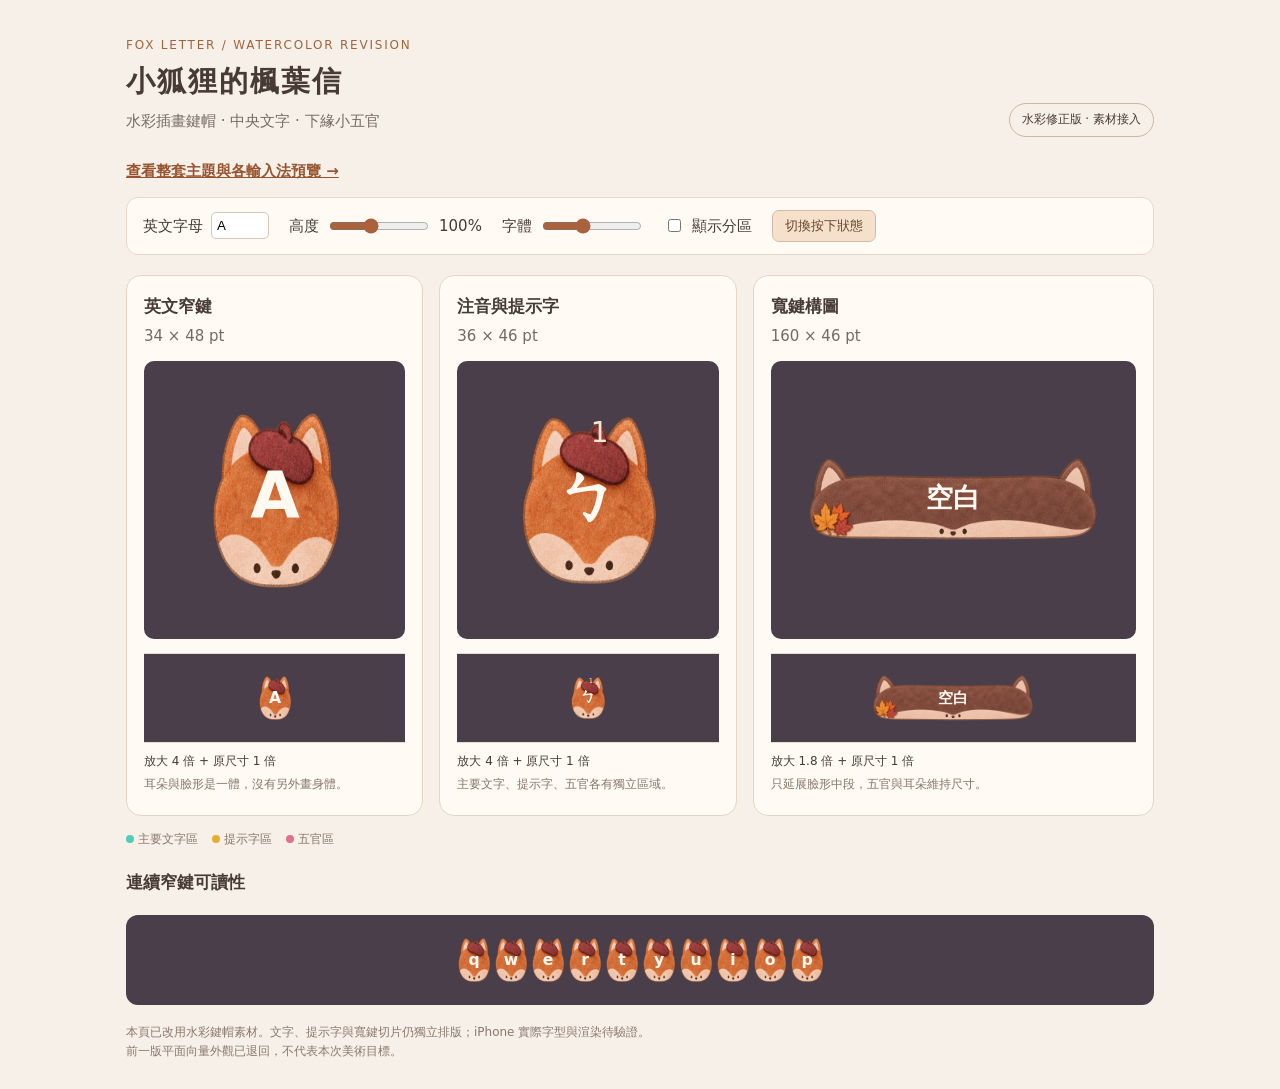
<file: docs/previews/fox-letter/index.html>
<!doctype html>
<html lang="zh-Hant"><meta charset="utf-8"><meta name="viewport" content="width=device-width,initial-scale=1">
<title>小狐狸的楓葉信 · 水彩修正版</title>
<style>
*{box-sizing:border-box}body{margin:0;background:#f7f0e8;color:#483b36;font:15px/1.6 system-ui,"Microsoft JhengHei","PingFang TC",sans-serif}main{max-width:1100px;margin:auto;padding:36px 36px 28px}header{display:flex;align-items:end;justify-content:space-between;gap:20px;margin-bottom:22px}h1{font-size:29px;margin:3px 0 0;letter-spacing:.07em}h2{font-size:17px;margin:0 0 4px}p{margin:4px 0;color:#766b63}.eyebrow{font-size:12px;letter-spacing:.15em;color:#9f653f}.badge{border:1px solid #cbb7a3;padding:6px 12px;border-radius:20px;font-size:12px;white-space:nowrap}.controls{display:flex;gap:20px;align-items:center;flex-wrap:wrap;background:#fffaf4;border:1px solid #e6d8c8;padding:12px 16px;border-radius:12px;margin-bottom:20px}label{display:flex;align-items:center;gap:8px}input{accent-color:#aa623c}input[type=range]{width:100px}input[type=text]{width:58px;padding:5px;border:1px solid #d9c6b5;border-radius:5px;background:white}button{border:1px solid #d5bba5;background:#f5e0cb;color:#65452f;padding:6px 12px;border-radius:7px;cursor:pointer}.cards{display:grid;grid-template-columns:1fr 1fr 1.35fr;gap:16px}.card{background:#fffaf4;border:1px solid #e5d5c4;border-radius:15px;padding:17px;min-width:0}.stage{height:278px;border-radius:10px;background:#493e49;margin:13px 0 14px;display:flex;align-items:center;justify-content:center;overflow:hidden}.actual{height:90px;display:flex;gap:13px;align-items:center;justify-content:center;border-top:1px solid #e9dccc;border-bottom:1px solid #e9dccc;background:#eee3d7}.actual.dark{background:#493e49}.caption{font-size:12px;margin-top:9px}.note{font-size:12px;color:#87766a}.strip{background:#493e49;border-radius:12px;margin-top:18px;padding:15px;display:flex;align-items:center;justify-content:center;gap:3px;min-height:90px}.strip svg{flex:none}footer{margin-top:18px;font-size:12px;color:#89796e}.zone{pointer-events:none;fill:#50cdb828;stroke:#50cdb8;stroke-width:.35}.hint-zone{fill:#e4af3028;stroke:#e4af30}.face-zone{fill:#e0709020;stroke:#e07090}.zones-off .zone{display:none}.legend span{margin-right:14px}.dot{display:inline-block;width:8px;height:8px;border-radius:50%;margin-right:4px}.dim .art{opacity:.82}svg{display:block;overflow:visible}.small-label{font-size:11px;text-align:center;min-height:20px}@media(max-width:760px){main{padding:22px 16px}.cards{grid-template-columns:1fr}.stage{height:230px}.strip{overflow:auto;justify-content:flex-start}header{align-items:start}h1{font-size:23px}}
</style>
<main class="zones-off" id="preview">
<header><div><div class="eyebrow">FOX LETTER / WATERCOLOR REVISION</div><h1>小狐狸的楓葉信</h1><p>水彩插畫鍵帽 · 中央文字 · 下緣小五官</p></div><div class="badge">水彩修正版 · 素材接入</div></header>
<p style="margin-bottom:14px"><a href="theme.html" style="color:#98542f;font-weight:600">查看整套主題與各輸入法預覽 →</a></p>
<div class="controls"><label>英文字母 <input id="letter" type="text" value="A" maxlength="3"></label><label>高度 <input id="height" type="range" min="0.8" max="1.3" step="0.05" value="1"><output id="heightValue">100%</output></label><label>字體 <input id="font" type="range" min="0.8" max="1.3" step="0.05" value="1"></label><label><input id="zones" type="checkbox">顯示分區</label><button id="press">切換按下狀態</button></div>
<section class="cards">
<article class="card"><h2>英文窄鍵</h2><p>34 × 48 pt</p><div class="stage" id="large-en"></div><div class="actual dark" id="actual-en"></div><div class="caption">放大 4 倍 + 原尺寸 1 倍</div><p class="note">耳朵與臉形是一體，沒有另外畫身體。</p></article>
<article class="card"><h2>注音與提示字</h2><p>36 × 46 pt</p><div class="stage" id="large-zh"></div><div class="actual dark" id="actual-zh"></div><div class="caption">放大 4 倍 + 原尺寸 1 倍</div><p class="note">主要文字、提示字、五官各有獨立區域。</p></article>
<article class="card"><h2>寬鍵構圖</h2><p>160 × 46 pt</p><div class="stage" id="large-wide"></div><div class="actual dark" id="actual-wide"></div><div class="caption">放大 1.8 倍 + 原尺寸 1 倍</div><p class="note">只延展臉形中段，五官與耳朵維持尺寸。</p></article>
</section>
<p class="note legend" style="margin-top:14px"><span><i class="dot" style="background:#50cdb8"></i>主要文字區</span><span><i class="dot" style="background:#e4af30"></i>提示字區</span><span><i class="dot" style="background:#e07090"></i>五官區</span></p>
<h2 style="margin-top:20px">連續窄鍵可讀性</h2><div class="strip" id="strip"></div>
<footer>本頁已改用水彩鍵帽素材。文字、提示字與寬鍵切片仍獨立排版；iPhone 實際字型與渲染待驗證。<br>前一版平面向量外觀已退回，不代表本次美術目標。</footer>
</main>
<script>
'use strict';
const {source,layers}={"source":{"id":"fox-letter-prototype","title":"小狐狸的楓葉信","revision":"A02-watercolor","endCapAspect":0.85,"labelRect":[14,26,72,44],"hintRect":[34,0,32,20],"faceWidthFraction":0.58,"faceHeightLimit":0.5,"faceAspect":0.45,"faceBottomInset":0.05,"textColor":"#FFFAF1","hintColor":"#F8E6CE","themeColors":{"backgroundTop":"#51424D","backgroundBottom":"#392F3D","key":"#6C5050","keyText":"#FFF5E4","specialKey":"#59434A","specialText":"#FFF5E4","accent":"#E9AE78","accentText":"#3F2C27","shadow":"#271D27"},"variants":[{"name":"楓葉橘","fur":"#A95B30","cheek":"#F7DEC0","text":"#FFF9EF","accessory":"leaf"},{"name":"奶油米","fur":"#DCBC8E","cheek":"#FAE8CF","text":"#543B2F","accessory":"beret"},{"name":"栗子棕","fur":"#71514C","cheek":"#DDBA9D","text":"#FFF9EF","accessory":"scarf"},{"name":"楓紅","fur":"#A85747","cheek":"#E8B99B","text":"#FFF9EF","accessory":"letter"},{"name":"霧橄欖","fur":"#737344","cheek":"#E7D3AE","text":"#FFF9EF","accessory":"leaf"}],"accessories":{"leaf":[{"name":"leaf","space":"head","fill":"#E3A04F","stroke":"#975634","strokeWidth":0.35,"path":"M80 25 L68 22 L73 17 L67 11 L77 12 L78 3 L84 9 L90 4 L91 13 L98 12 L94 20 L99 24 L87 26 L86 31 L82 30 Z"},{"name":"leaf-vein","space":"head","fill":"#B76A39","path":"M80 9 L83 20 L87 29 L85 30 L81 21 L75 16 L77 15 L81 18 L79 10 Z"}],"beret":[{"name":"beret","space":"head","fill":"#8B4F42","stroke":"#683F37","strokeWidth":0.4,"path":"M4 19 C0 12 8 5 20 5 C32 1 43 5 43 13 Q46 18 40 23 Q22 24 4 19 Z M24 6 L23 1 Q26 -1 29 1 L28 6 Z"},{"name":"beret-band","space":"head","fill":"#6B413A","path":"M5 18 Q23 22 42 18 L40 23 Q22 25 5 21 Z"}],"letter":[{"name":"envelope","space":"head","fill":"#FFF0D9","stroke":"#805543","strokeWidth":0.4,"path":"M67 6 L97 9 L95 29 L65 26 Z"},{"name":"envelope-fold","space":"head","fill":"#D4AF89","path":"M67 7 L81 18 L97 10 L96 12 L81 20 L66 9 Z M65 25 L76 18 L77 20 L67 27 Z M85 20 L95 27 L95 29 L83 21 Z"},{"name":"envelope-seal","space":"head","fill":"#B95F44","path":"M81 16 C76 11 73 17 78 20 L82 24 L86 21 C91 17 86 12 82 16 Z"}],"scarf":[{"name":"scarf","space":"head","fill":"#B69454","stroke":"#795D40","strokeWidth":0.3,"path":"M1 80 Q12 85 25 84 L25 95 Q12 97 2 91 Z M19 88 L29 88 L32 100 L23 100 Z"},{"name":"scarf-checks","space":"head","fill":"#687748","path":"M7 83 L11 84 L11 94 L7 93 Z M17 84 L21 84 L21 95 L17 95 Z M25 90 L29 90 L31 100 L27 100 Z M2 87 L25 89 L25 92 L2 90 Z"}]},"layers":[{"name":"outline","space":"head","fill":"#C87843","stroke":"#825138","strokeWidth":0.65,"path":"M5 34 C5 23 8 9 12 3 Q13 0 17 4 L32 20 Q50 15 68 20 L83 4 Q87 0 89 4 C94 14 96 26 95 37 C101 55 99 75 91 89 C83 98 67 99 50 99 C29 99 14 97 7 87 C0 74 0 53 5 34 Z"},{"name":"inner-ears","space":"head","fill":"#F6D9B5","path":"M11 29 Q12 16 15 10 L27 24 Q18 24 11 29 Z M73 24 L85 10 Q89 18 90 31 Q83 26 73 24 Z"},{"name":"cheeks","space":"head","fill":"#F6E2C6","path":"M3 69 C15 68 31 79 50 84 C69 79 85 68 97 69 C97 83 88 93 74 96 C59 100 39 100 25 96 C10 93 3 83 3 69 Z"},{"name":"expression","space":"face","fill":"#56382C","path":"E18 32 6 13.333333 E82 32 6 13.333333 M43 57 Q50 52 57 57 Q59 60 56 65 L51 72 Q50 73 49 72 L44 65 Q41 61 43 57 Z"}]},"layers":[{"name":"outline","space":"head","fill":"#C87843","stroke":"#825138","strokeWidth":0.65,"path":"M5 34 C5 23 8 9 12 3 Q13 0 17 4 L32 20 Q50 15 68 20 L83 4 Q87 0 89 4 C94 14 96 26 95 37 C101 55 99 75 91 89 C83 98 67 99 50 99 C29 99 14 97 7 87 C0 74 0 53 5 34 Z","ops":[0,5,34,2,5,23,8,9,12,3,3,13,0,17,4,1,32,20,3,50,15,68,20,1,83,4,3,87,0,89,4,2,94,14,96,26,95,37,2,101,55,99,75,91,89,2,83,98,67,99,50,99,2,29,99,14,97,7,87,2,0,74,0,53,5,34,4]},{"name":"inner-ears","space":"head","fill":"#F6D9B5","path":"M11 29 Q12 16 15 10 L27 24 Q18 24 11 29 Z M73 24 L85 10 Q89 18 90 31 Q83 26 73 24 Z","ops":[0,11,29,3,12,16,15,10,1,27,24,3,18,24,11,29,4,0,73,24,1,85,10,3,89,18,90,31,3,83,26,73,24,4]},{"name":"cheeks","space":"head","fill":"#F6E2C6","path":"M3 69 C15 68 31 79 50 84 C69 79 85 68 97 69 C97 83 88 93 74 96 C59 100 39 100 25 96 C10 93 3 83 3 69 Z","ops":[0,3,69,2,15,68,31,79,50,84,2,69,79,85,68,97,69,2,97,83,88,93,74,96,2,59,100,39,100,25,96,2,10,93,3,83,3,69,4]},{"name":"expression","space":"face","fill":"#56382C","path":"E18 32 6 13.333333 E82 32 6 13.333333 M43 57 Q50 52 57 57 Q59 60 56 65 L51 72 Q50 73 49 72 L44 65 Q41 61 43 57 Z","ops":[0,24,32,2,24,39.3637965,21.3137085,45.333333,18,45.333333,2,14.6862915,45.333333,12,39.3637965,12,32,2,12,24.6362035,14.6862915,18.666667,18,18.666667,2,21.3137085,18.666667,24,24.6362035,24,32,4,0,88,32,2,88,39.3637965,85.3137085,45.333333,82,45.333333,2,78.6862915,45.333333,76,39.3637965,76,32,2,76,24.6362035,78.6862915,18.666667,82,18.666667,2,85.3137085,18.666667,88,24.6362035,88,32,4,0,43,57,3,50,52,57,57,3,59,60,56,65,1,51,72,3,50,73,49,72,1,44,65,3,41,61,43,57,4]}]};
const atlas={"revision":"watercolor-v2","columns":3,"rows":3,"keycaps":"../../../Keyboard/Resources/FoxLetter/keycaps-watercolor-v2.png","wideKeycaps":"../../../Keyboard/Resources/FoxLetter/wide-keycaps-watercolor-v2.png","backdrop":"../../../Keyboard/Resources/FoxLetter/background-watercolor-v2.png","palettes":[[0,3,6],[1,5],[2,7],[4],[8]],"cuts":[0,0.15,0.425,0.575,0.85,1],"wideCells":[[0.02,0.065,0.96,0.4],[0.02,0.54,0.96,0.4]]},spriteIndex=function spriteIndex(index, action, personalSpaceArt = false) {
  if (action === 'space') return personalSpaceArt ? 3 : 0;
  if (action === 'returnKey') return 7;
  const options = atlas.palettes[Math.max(0, index) % 5];
  return options[Math.floor(Math.max(0, index) / 5) % options.length];
},imageSlices=function imageSlices(frame, sprite, compact = false, wideRow = 0) {
  const cell = { x: (sprite % 3) / 3, y: Math.floor(sprite / 3) / 3,
    width: 1 / 3, height: (compact ? .78 : 1) / 3 };
  const wide = frame.width > frame.height * 1.35;
  if (!wide) return [{ frame, source: cell, url: atlas.keycaps }];
  const [sx, sy, sw, sh] = atlas.wideCells[wideRow];
  const wideCell = { x: sx, y: sy, width: sw, height: sh * (compact ? .78 : 1) };
  const naturalWidth = frame.height * 2.9;
  const stretch = (frame.width - naturalWidth * .45) / 2;
  let x = frame.x;
  return atlas.cuts.slice(0, -1).map((start, i) => {
    const fraction = atlas.cuts[i + 1] - start;
    const width = i === 1 || i === 3 ? stretch : naturalWidth * fraction;
    const result = { frame: { x, y: frame.y, width, height: frame.height },
      source: { x: wideCell.x + wideCell.width * start, y: wideCell.y, width: wideCell.width * fraction, height: wideCell.height },
      url: atlas.wideKeycaps };
    x += width;
    return result;
  });
},watercolorSVG=function watercolorSVG(frame, index, action, compact = false) {
  return imageSlices(frame, spriteIndex(index, action), compact, action === 'space' ? 0 : 1).map(piece => {
    const f = piece.frame, s = piece.source;
    return '<svg class="watercolor-piece" x="' + f.x + '" y="' + f.y + '" width="' + f.width + '" height="' + f.height +
      '" viewBox="' + [s.x, s.y, s.width, s.height].join(' ') + '" preserveAspectRatio="none" overflow="hidden" style="overflow:hidden">' +
      '<image href="' + piece.url + '" x="0" y="0" width="1" height="1" preserveAspectRatio="none"/></svg>';
  }).join('');
};
const geometry=function geometry(width, height) {
  assert(width > 0 && height > 0, '預覽尺寸必須大於零');
  const frame = { x: 2, y: 2, width: width - 4, height: height - 4 };
  assert(frame.width > 0 && frame.height > 0, '按鍵太小');
  const faceWidth = Math.min(frame.width * source.faceWidthFraction, frame.height * source.faceHeightLimit);
  const face = { x: frame.x + (frame.width - faceWidth) / 2,
    y: frame.y + frame.height * (1 - source.faceBottomInset) - faceWidth * source.faceAspect,
    width: faceWidth, height: faceWidth * source.faceAspect };
  const rect = ([x, y, w, h]) => ({ x: frame.x + frame.width * x / 100,
    y: frame.y + frame.height * y / 100, width: frame.width * w / 100, height: frame.height * h / 100 });
  return { frame, face, label: rect(source.labelRect), hint: rect(source.hintRect),
    ends: Math.min(frame.width, frame.height * source.endCapAspect) };
};
const svgPath=function svgPath(ops, rect, ends) {
  const px = x => ends === null ? rect.x + rect.width * x / 100
    : x < 50 ? rect.x + ends * x / 100 : rect.x + rect.width - ends * (100 - x) / 100;
  const pt = k => `${px(ops[k]).toFixed(4)} ${(rect.y + rect.height * ops[k + 1] / 100).toFixed(4)}`;
  let result = '', i = 0;
  while (i < ops.length) {
    switch (ops[i]) {
      case 0: result += `M${pt(i + 1)}`; i += 3; break;
      case 1: result += `L${pt(i + 1)}`; i += 3; break;
      case 2: result += `C${pt(i + 1)} ${pt(i + 3)} ${pt(i + 5)}`; i += 7; break;
      case 3: result += `Q${pt(i + 1)} ${pt(i + 3)}`; i += 5; break;
      case 4: result += 'Z'; i++; break;
      default: throw new Error('無效路徑操作');
    }
  }
  return result;
};
const assert=(condition,message)=>{if(!condition)throw new Error(message)};
const escape=s=>String(s).replace(/[&<>"']/g,c=>({'&':'&amp;','<':'&lt;','>':'&gt;','"':'&quot;',"'":'&#39;'}[c]));
function key(width,height,text,hint,scale,fontScale){
 const g=geometry(width,height);
 const art=watercolorSVG({x:0,y:0,width,height},0,'text');
 const zone=(r,cls)=>'<rect class="zone '+cls+'" x="'+r.x+'" y="'+r.y+'" width="'+r.width+'" height="'+r.height+'"/>';
 const font=Math.min(23*fontScale,g.label.height,g.label.width/Math.max(1,[...text].length)*1.45);
 return '<svg xmlns="http://www.w3.org/2000/svg" aria-label="'+escape(text)+'" width="'+width*scale+'" height="'+height*scale+'" viewBox="0 0 '+width+' '+height+'"><g class="art">'+art+'</g>'+zone(g.label,'')+zone(g.hint,'hint-zone')+zone(g.face,'face-zone')+'<text x="'+(g.label.x+g.label.width/2)+'" y="'+(g.label.y+g.label.height/2)+'" dominant-baseline="central" text-anchor="middle" fill="'+source.textColor+'" font-family="system-ui, sans-serif" font-size="'+font+'" font-weight="750">'+escape(text)+'</text><text x="'+(g.hint.x+g.hint.width)+'" y="'+(g.hint.y+g.hint.height/2)+'" dominant-baseline="central" text-anchor="end" fill="'+source.hintColor+'" font-size="'+Math.min(9*fontScale,g.hint.height)+'">'+escape(hint)+'</text></svg>';
}
function fitText(svg){
 const zones=svg.querySelectorAll('.zone'),texts=svg.querySelectorAll('text');
 texts.forEach((text,i)=>{
  if(!text.textContent)return;
  const zone=zones[i],width=Number(zone.getAttribute('width')),height=Number(zone.getAttribute('height'));
  let box=text.getBBox();
  for(let attempt=0;attempt<8;attempt++){
   box=text.getBBox();
   const fit=Math.min(1,width/Math.max(box.width,0.01),height/Math.max(box.height,0.01));
   if(fit>=.999)break;
   text.setAttribute('font-size',Number(text.getAttribute('font-size'))*fit*.96);
  }
  box=text.getBBox();
  const center=Number(zone.getAttribute('y'))+height/2;
  text.setAttribute('y',Number(text.getAttribute('y'))+center-box.y-box.height/2);
 });
}
function render(){
 const h=Number(document.querySelector('#height').value),f=Number(document.querySelector('#font').value),t=document.querySelector('#letter').value||'A';
 document.querySelector('#heightValue').value=Math.round(h*100)+'%';
 for(const [id,w,base,text,hint,zoom] of [['en',34,48,t,'',4],['zh',36,46,'ㄅ','1',4],['wide',160,46,'空白','',1.8]]){
  document.querySelector('#large-'+id).innerHTML=key(w,base*h,text,hint,zoom,f);
  document.querySelector('#actual-'+id).innerHTML=key(w,base*h,text,hint,1,f);
 }
 document.querySelector('#strip').innerHTML=[...'qwertyuiop'].map(c=>key(34,48*h,c,'',1,f)).join('');
 document.querySelectorAll('svg[aria-label]').forEach(fitText);
 document.querySelector('#preview').classList.toggle('zones-off',!document.querySelector('#zones').checked);
}
for(const id of ['letter','height','font','zones'])document.querySelector('#'+id).addEventListener('input',render);
document.querySelector('#press').addEventListener('click',()=>document.querySelector('#preview').classList.toggle('dim'));
render();
document.fonts.ready.then(render);
</script></html>
</file>
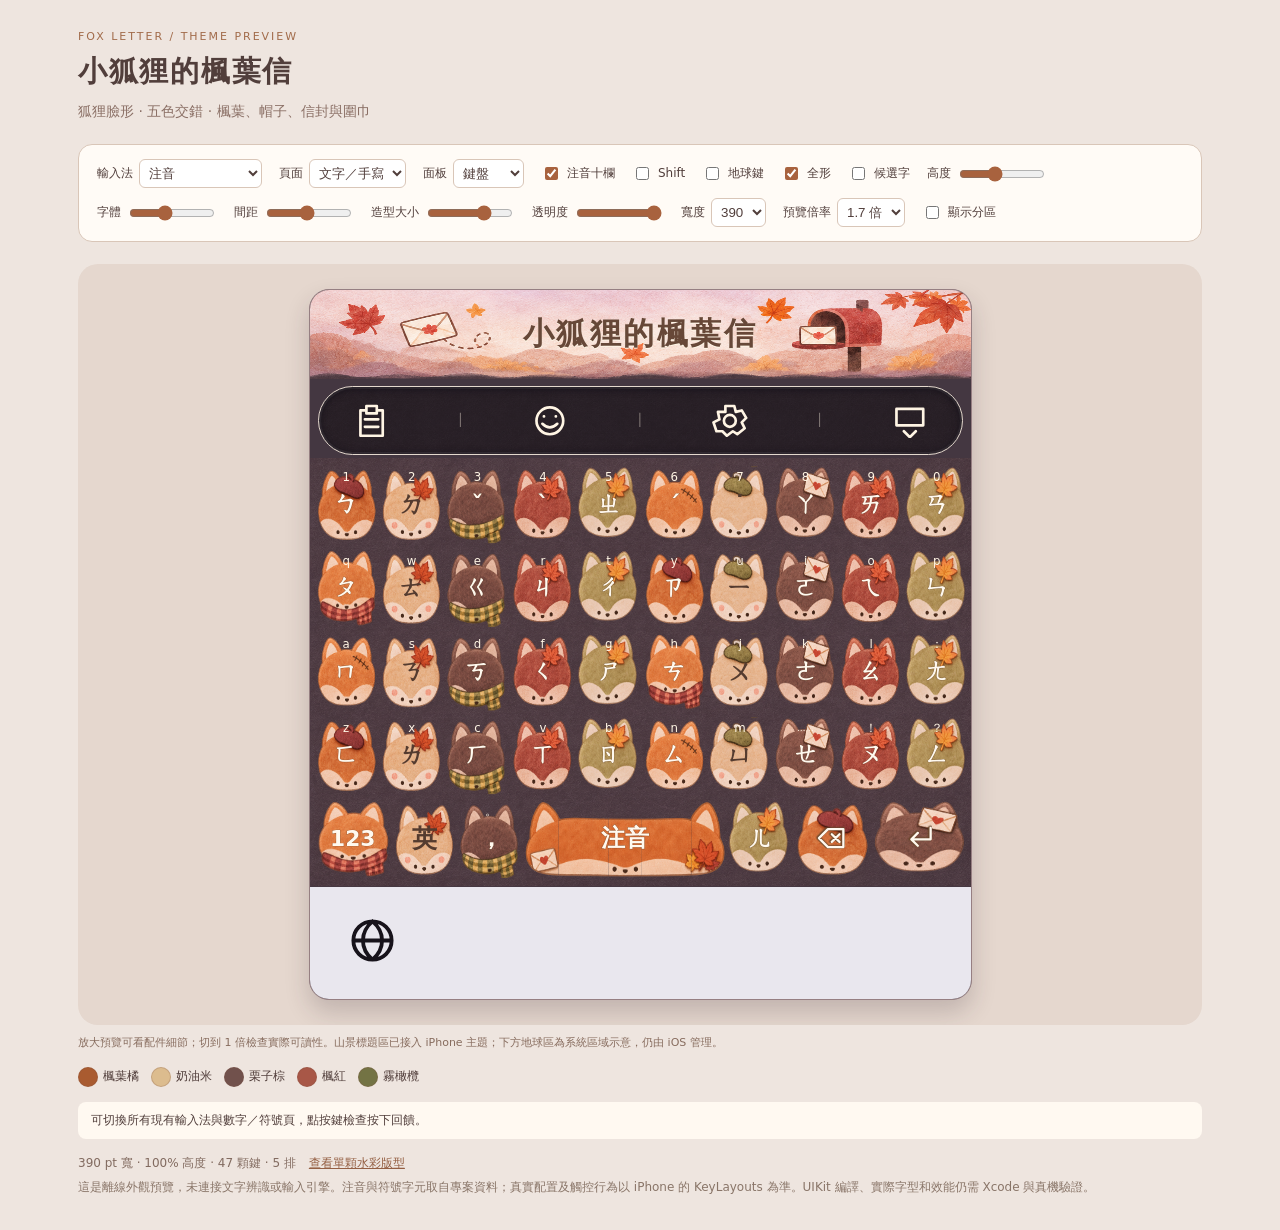
<file: docs/previews/fox-letter/theme.html>
<!doctype html><html lang="zh-Hant"><meta charset="utf-8"><meta name="viewport" content="width=device-width,initial-scale=1"><title>小狐狸的楓葉信 · 輸入法與版面預覽</title>
<style>
*{box-sizing:border-box}body{margin:0;background:#eee5df;color:#513e3b;font:14px/1.6 system-ui,"Microsoft JhengHei","PingFang TC",sans-serif}main{max-width:1180px;margin:auto;padding:28px}h1{font-size:29px;letter-spacing:.06em;margin:2px 0 6px}h2{font-size:15px;margin:0}p{margin:5px 0}.eyebrow{font-size:11px;letter-spacing:.18em;color:#a26c4b}.subtitle{color:#8b7066}.controls{background:#fffbf6;border:1px solid #d9c6b8;padding:14px 18px;border-radius:14px;display:flex;gap:10px 17px;flex-wrap:wrap;margin:22px 0}label{display:flex;align-items:center;gap:6px;font-size:12px}select,input{accent-color:#a8623e}select{border:1px solid #d9c6b8;background:white;border-radius:6px;padding:5px;color:#513e3b}input[type=range]{width:86px}.workspace{background:#e5d7ce;border-radius:20px;padding:25px 14px;overflow:auto;display:flex;justify-content:center}.keyboard{flex:none;background:linear-gradient(#51424d,#392f3d);border:1px solid #8b737b;border-radius:20px;overflow:hidden;box-shadow:0 12px 22px #46303a25}.banner{height:50px;background:#e1c2b8;color:#654738;display:flex;align-items:center;justify-content:center;gap:14px;font-size:15px;font-weight:700;letter-spacing:.09em}.banner span{font-size:20px}.toolbar{background:#362d34;color:#fff5e4;display:flex;align-items:center;justify-content:space-around;border:1px solid #c1a49a;border-radius:18px;margin:7px 8px 3px;height:41px;font-size:18px}.toolbar svg{width:21px;height:21px}.keyboard>svg{display:block}.foot{padding:6px 20px 10px;color:#e1c8b8;border-top:1px solid #81677355;display:flex;align-items:center;gap:12px;font-size:12px}.foot svg{width:20px;height:20px}.art{transition:opacity .08s}.key{cursor:pointer}.key:active .art,.key.pressed .art{opacity:var(--pressed-alpha)!important}.key:active .main-text,.key.pressed .main-text{fill:var(--pressed-ink)}.key:active .icon path,.key.pressed .icon path{stroke:var(--pressed-ink)}.zone{fill:#50cdb826;stroke:#72e3ca;stroke-width:.3;pointer-events:none}.face-zone{fill:#e0709026;stroke:#f1a0bb}.hint-zone{fill:#e4af3030;stroke:#f6cf67}.zones-off .zone{display:none}.meta{display:flex;gap:13px;flex-wrap:wrap;margin-top:15px;font-size:12px;color:#826b60}.swatches{display:flex;gap:12px;flex-wrap:wrap;margin:15px 0}.swatch{display:flex;gap:5px;align-items:center;font-size:12px}.swatch i{width:20px;height:20px;border-radius:50%;border:1px solid #80554340}.status{padding:9px 13px;background:#fff9f1;border-radius:8px;margin:14px 0;font-size:12px}.note{font-size:12px;color:#897568}.panel{background:#46353e;color:#fff5e4;padding:12px;min-height:250px}.panel .item{background:#6c5050;border-radius:10px;margin:8px 0;padding:11px;font-size:12px}.emoji-grid{display:grid;grid-template-columns:repeat(6,1fr);gap:8px;padding:18px 0;font-size:24px;text-align:center}.panel h2{color:#edba8d}.caption{font-size:11px;color:#876c5e;margin-top:9px}.backlink{color:#956044;font-size:12px}.illustration-header{font-size:12px;margin-top:20px}@media(max-width:750px){main{padding:18px 12px}.workspace{justify-content:flex-start}h1{font-size:23px}.controls{padding:10px;gap:10px}.banner{font-size:12px}}
</style><style>.workspace{display:block}.keyboard{margin-inline:auto}
.keyboard{background:#443741;border-color:#967f82;box-shadow:0 12px 25px #30242f33}
.banner{position:relative;isolation:isolate;background:none;color:#674838;font-family:"jf-openhuninn-2.1","Chiron GoRound TC",system-ui,sans-serif;letter-spacing:.08em}.banner .landscape{position:absolute;inset:0;z-index:-1;width:100%;height:100%}.banner .theme-title{font-size:inherit;text-shadow:0 1px #fff8e8;max-width:57%;text-align:center;line-height:1.2}
.toolbar{background:linear-gradient(#151218a8,#151218a8),url('../../../Keyboard/Resources/FoxLetter/background-watercolor-v2.png') center bottom/100% auto;border:1px solid #e4d9ce;border-radius:999px;box-shadow:inset 0 0 0 2px #fff1,inset 0 1px 8px #110d16}.foot{background:#e9e7ee;border:0;color:#17131b}
.toolbar .icon{width:var(--tool-size,21px);height:var(--tool-size,21px)}.foot .icon{width:var(--globe-size,30px);height:var(--globe-size,30px)}
.key .main-text{stroke:var(--normal-outline);stroke-width:.03em;paint-order:stroke fill}.key:active .main-text,.key.pressed .main-text{stroke:var(--pressed-outline)}
.key .icon{--edge:var(--normal-outline);filter:drop-shadow(.45px 0 0 var(--edge)) drop-shadow(-.45px 0 0 var(--edge)) drop-shadow(0 .45px 0 var(--edge)) drop-shadow(0 -.45px 0 var(--edge))}.key:active .icon,.key.pressed .icon{--edge:var(--pressed-outline)}
</style>
<main id="app" class="zones-off"><div class="eyebrow">FOX LETTER / THEME PREVIEW</div><h1>小狐狸的楓葉信</h1><p class="subtitle">狐狸臉形 · 五色交錯 · 楓葉、帽子、信封與圍巾</p>
<div class="controls">
<label>輸入法 <select id="mode"><option value="zhuyin">注音</option><option value="english">英文</option><option value="pinyin">拼音</option><option value="japanese">日文（羅馬字）</option><option value="korean">韓文</option><option value="handwriting">手寫</option></select></label>
<label>頁面 <select id="layer"><option value="letters">文字／手寫</option><option value="numbers">123</option><option value="symbols">#+=</option><option value="numpad">數字盤</option></select></label>
<label>面板 <select id="panel"><option value="keyboard">鍵盤</option><option value="emoji">表情</option><option value="clipboard">剪貼簿</option><option value="settings">設定</option></select></label>
<label><input type="checkbox" id="ten" checked>注音十欄</label><label><input type="checkbox" id="shift">Shift</label><label><input type="checkbox" id="globe">地球鍵</label><label><input type="checkbox" id="full" checked>全形</label><label><input type="checkbox" id="candidates">候選字</label>
<label>高度 <input type="range" id="height" min="0.8" max="1.3" step="0.05" value="1"></label><label>字體 <input type="range" id="font" min="0.8" max="1.3" step="0.05" value="1"></label><label>間距 <input type="range" id="gap" min="0.3" max="1.8" step="0.1" value="1"></label><label>造型大小 <input type="range" id="shape" min="0.8" max="1.3" step="0.05" value="1.15"></label><label>透明度 <input type="range" id="alpha" min="0.35" max="1" step="0.05" value="1"></label>
<label>寬度 <select id="width"><option>320</option><option selected>390</option><option>430</option><option>700</option></select></label><label>預覽倍率 <select id="zoom"><option value="1">1 倍</option><option value="1.7" selected>1.7 倍</option></select></label><label><input type="checkbox" id="zones">顯示分區</label>
</div><div class="workspace"><div class="keyboard" id="keyboard"></div></div><div class="caption">放大預覽可看配件細節；切到 1 倍檢查實際可讀性。山景標題區已接入 iPhone 主題；下方地球區為系統區域示意，仍由 iOS 管理。</div>
<div class="swatches" id="swatches"></div><div class="status" id="status">可切換所有現有輸入法與數字／符號頁，點按鍵檢查按下回饋。</div><div class="meta"><span id="summary"></span><a class="backlink" href="index.html">查看單顆水彩版型</a></div><p class="note">這是離線外觀預覽，未連接文字辨識或輸入引擎。注音與符號字元取自專案資料；真實配置及觸控行為以 iPhone 的 KeyLayouts 為準。UIKit 編譯、實際字型和效能仍需 Xcode 與真機驗證。</p></main>
<script>
'use strict';
const source={"id":"fox-letter-prototype","title":"小狐狸的楓葉信","revision":"A02-watercolor","endCapAspect":0.85,"labelRect":[14,26,72,44],"hintRect":[34,0,32,20],"faceWidthFraction":0.58,"faceHeightLimit":0.5,"faceAspect":0.45,"faceBottomInset":0.05,"textColor":"#FFFAF1","hintColor":"#F8E6CE","themeColors":{"backgroundTop":"#51424D","backgroundBottom":"#392F3D","key":"#6C5050","keyText":"#FFF5E4","specialKey":"#59434A","specialText":"#FFF5E4","accent":"#E9AE78","accentText":"#3F2C27","shadow":"#271D27"},"variants":[{"name":"楓葉橘","fur":"#A95B30","cheek":"#F7DEC0","text":"#FFF9EF","accessory":"leaf"},{"name":"奶油米","fur":"#DCBC8E","cheek":"#FAE8CF","text":"#543B2F","accessory":"beret"},{"name":"栗子棕","fur":"#71514C","cheek":"#DDBA9D","text":"#FFF9EF","accessory":"scarf"},{"name":"楓紅","fur":"#A85747","cheek":"#E8B99B","text":"#FFF9EF","accessory":"letter"},{"name":"霧橄欖","fur":"#737344","cheek":"#E7D3AE","text":"#FFF9EF","accessory":"leaf"}],"accessories":{"leaf":[{"name":"leaf","space":"head","fill":"#E3A04F","stroke":"#975634","strokeWidth":0.35,"path":"M80 25 L68 22 L73 17 L67 11 L77 12 L78 3 L84 9 L90 4 L91 13 L98 12 L94 20 L99 24 L87 26 L86 31 L82 30 Z"},{"name":"leaf-vein","space":"head","fill":"#B76A39","path":"M80 9 L83 20 L87 29 L85 30 L81 21 L75 16 L77 15 L81 18 L79 10 Z"}],"beret":[{"name":"beret","space":"head","fill":"#8B4F42","stroke":"#683F37","strokeWidth":0.4,"path":"M4 19 C0 12 8 5 20 5 C32 1 43 5 43 13 Q46 18 40 23 Q22 24 4 19 Z M24 6 L23 1 Q26 -1 29 1 L28 6 Z"},{"name":"beret-band","space":"head","fill":"#6B413A","path":"M5 18 Q23 22 42 18 L40 23 Q22 25 5 21 Z"}],"letter":[{"name":"envelope","space":"head","fill":"#FFF0D9","stroke":"#805543","strokeWidth":0.4,"path":"M67 6 L97 9 L95 29 L65 26 Z"},{"name":"envelope-fold","space":"head","fill":"#D4AF89","path":"M67 7 L81 18 L97 10 L96 12 L81 20 L66 9 Z M65 25 L76 18 L77 20 L67 27 Z M85 20 L95 27 L95 29 L83 21 Z"},{"name":"envelope-seal","space":"head","fill":"#B95F44","path":"M81 16 C76 11 73 17 78 20 L82 24 L86 21 C91 17 86 12 82 16 Z"}],"scarf":[{"name":"scarf","space":"head","fill":"#B69454","stroke":"#795D40","strokeWidth":0.3,"path":"M1 80 Q12 85 25 84 L25 95 Q12 97 2 91 Z M19 88 L29 88 L32 100 L23 100 Z"},{"name":"scarf-checks","space":"head","fill":"#687748","path":"M7 83 L11 84 L11 94 L7 93 Z M17 84 L21 84 L21 95 L17 95 Z M25 90 L29 90 L31 100 L27 100 Z M2 87 L25 89 L25 92 L2 90 Z"}]},"layers":[{"name":"outline","space":"head","fill":"#C87843","stroke":"#825138","strokeWidth":0.65,"path":"M5 34 C5 23 8 9 12 3 Q13 0 17 4 L32 20 Q50 15 68 20 L83 4 Q87 0 89 4 C94 14 96 26 95 37 C101 55 99 75 91 89 C83 98 67 99 50 99 C29 99 14 97 7 87 C0 74 0 53 5 34 Z"},{"name":"inner-ears","space":"head","fill":"#F6D9B5","path":"M11 29 Q12 16 15 10 L27 24 Q18 24 11 29 Z M73 24 L85 10 Q89 18 90 31 Q83 26 73 24 Z"},{"name":"cheeks","space":"head","fill":"#F6E2C6","path":"M3 69 C15 68 31 79 50 84 C69 79 85 68 97 69 C97 83 88 93 74 96 C59 100 39 100 25 96 C10 93 3 83 3 69 Z"},{"name":"expression","space":"face","fill":"#56382C","path":"E18 32 6 13.333333 E82 32 6 13.333333 M43 57 Q50 52 57 57 Q59 60 56 65 L51 72 Q50 73 49 72 L44 65 Q41 61 43 57 Z"}]},layers=[{"name":"outline","space":"head","fill":"#C87843","stroke":"#825138","strokeWidth":0.65,"path":"M5 34 C5 23 8 9 12 3 Q13 0 17 4 L32 20 Q50 15 68 20 L83 4 Q87 0 89 4 C94 14 96 26 95 37 C101 55 99 75 91 89 C83 98 67 99 50 99 C29 99 14 97 7 87 C0 74 0 53 5 34 Z","ops":[0,5,34,2,5,23,8,9,12,3,3,13,0,17,4,1,32,20,3,50,15,68,20,1,83,4,3,87,0,89,4,2,94,14,96,26,95,37,2,101,55,99,75,91,89,2,83,98,67,99,50,99,2,29,99,14,97,7,87,2,0,74,0,53,5,34,4]},{"name":"inner-ears","space":"head","fill":"#F6D9B5","path":"M11 29 Q12 16 15 10 L27 24 Q18 24 11 29 Z M73 24 L85 10 Q89 18 90 31 Q83 26 73 24 Z","ops":[0,11,29,3,12,16,15,10,1,27,24,3,18,24,11,29,4,0,73,24,1,85,10,3,89,18,90,31,3,83,26,73,24,4]},{"name":"cheeks","space":"head","fill":"#F6E2C6","path":"M3 69 C15 68 31 79 50 84 C69 79 85 68 97 69 C97 83 88 93 74 96 C59 100 39 100 25 96 C10 93 3 83 3 69 Z","ops":[0,3,69,2,15,68,31,79,50,84,2,69,79,85,68,97,69,2,97,83,88,93,74,96,2,59,100,39,100,25,96,2,10,93,3,83,3,69,4]},{"name":"expression","space":"face","fill":"#56382C","path":"E18 32 6 13.333333 E82 32 6 13.333333 M43 57 Q50 52 57 57 Q59 60 56 65 L51 72 Q50 73 49 72 L44 65 Q41 61 43 57 Z","ops":[0,24,32,2,24,39.3637965,21.3137085,45.333333,18,45.333333,2,14.6862915,45.333333,12,39.3637965,12,32,2,12,24.6362035,14.6862915,18.666667,18,18.666667,2,21.3137085,18.666667,24,24.6362035,24,32,4,0,88,32,2,88,39.3637965,85.3137085,45.333333,82,45.333333,2,78.6862915,45.333333,76,39.3637965,76,32,2,76,24.6362035,78.6862915,18.666667,82,18.666667,2,85.3137085,18.666667,88,24.6362035,88,32,4,0,43,57,3,50,52,57,57,3,59,60,56,65,1,51,72,3,50,73,49,72,1,44,65,3,41,61,43,57,4]}],accessories={"leaf":[{"name":"leaf","space":"head","fill":"#E3A04F","stroke":"#975634","strokeWidth":0.35,"path":"M80 25 L68 22 L73 17 L67 11 L77 12 L78 3 L84 9 L90 4 L91 13 L98 12 L94 20 L99 24 L87 26 L86 31 L82 30 Z","ops":[0,80,25,1,68,22,1,73,17,1,67,11,1,77,12,1,78,3,1,84,9,1,90,4,1,91,13,1,98,12,1,94,20,1,99,24,1,87,26,1,86,31,1,82,30,4]},{"name":"leaf-vein","space":"head","fill":"#B76A39","path":"M80 9 L83 20 L87 29 L85 30 L81 21 L75 16 L77 15 L81 18 L79 10 Z","ops":[0,80,9,1,83,20,1,87,29,1,85,30,1,81,21,1,75,16,1,77,15,1,81,18,1,79,10,4]}],"beret":[{"name":"beret","space":"head","fill":"#8B4F42","stroke":"#683F37","strokeWidth":0.4,"path":"M4 19 C0 12 8 5 20 5 C32 1 43 5 43 13 Q46 18 40 23 Q22 24 4 19 Z M24 6 L23 1 Q26 -1 29 1 L28 6 Z","ops":[0,4,19,2,0,12,8,5,20,5,2,32,1,43,5,43,13,3,46,18,40,23,3,22,24,4,19,4,0,24,6,1,23,1,3,26,-1,29,1,1,28,6,4]},{"name":"beret-band","space":"head","fill":"#6B413A","path":"M5 18 Q23 22 42 18 L40 23 Q22 25 5 21 Z","ops":[0,5,18,3,23,22,42,18,1,40,23,3,22,25,5,21,4]}],"letter":[{"name":"envelope","space":"head","fill":"#FFF0D9","stroke":"#805543","strokeWidth":0.4,"path":"M67 6 L97 9 L95 29 L65 26 Z","ops":[0,67,6,1,97,9,1,95,29,1,65,26,4]},{"name":"envelope-fold","space":"head","fill":"#D4AF89","path":"M67 7 L81 18 L97 10 L96 12 L81 20 L66 9 Z M65 25 L76 18 L77 20 L67 27 Z M85 20 L95 27 L95 29 L83 21 Z","ops":[0,67,7,1,81,18,1,97,10,1,96,12,1,81,20,1,66,9,4,0,65,25,1,76,18,1,77,20,1,67,27,4,0,85,20,1,95,27,1,95,29,1,83,21,4]},{"name":"envelope-seal","space":"head","fill":"#B95F44","path":"M81 16 C76 11 73 17 78 20 L82 24 L86 21 C91 17 86 12 82 16 Z","ops":[0,81,16,2,76,11,73,17,78,20,1,82,24,1,86,21,2,91,17,86,12,82,16,4]}],"scarf":[{"name":"scarf","space":"head","fill":"#B69454","stroke":"#795D40","strokeWidth":0.3,"path":"M1 80 Q12 85 25 84 L25 95 Q12 97 2 91 Z M19 88 L29 88 L32 100 L23 100 Z","ops":[0,1,80,3,12,85,25,84,1,25,95,3,12,97,2,91,4,0,19,88,1,29,88,1,32,100,1,23,100,4]},{"name":"scarf-checks","space":"head","fill":"#687748","path":"M7 83 L11 84 L11 94 L7 93 Z M17 84 L21 84 L21 95 L17 95 Z M25 90 L29 90 L31 100 L27 100 Z M2 87 L25 89 L25 92 L2 90 Z","ops":[0,7,83,1,11,84,1,11,94,1,7,93,4,0,17,84,1,21,84,1,21,95,1,17,95,4,0,25,90,1,29,90,1,31,100,1,27,100,4,0,2,87,1,25,89,1,25,92,1,2,90,4]}]},data={"rows":["ㄅㄉˇˋㄓˊ˙ㄚㄞㄢㄦ","ㄆㄊㄍㄐㄔㄗㄧㄛㄟㄣ","ㄇㄋㄎㄑㄕㄘㄨㄜㄠㄤ","ㄈㄌㄏㄒㄖㄙㄩㄝㄡㄥ"],"symbols":{"zhuyinSymbolRow1":"`*_~|#\\^+=","zhuyinSymbolRow2":"{[]<>%}～—…","zhuyinNumberRow2":"-/：；（）$@「」","zhuyinNumberRow3":"。，、？！.","zhuyinNumberRow2Half":"-/:;()$@「」","zhuyinNumberRow3Half":"。，、?!.","zhuyinNumberExtra":"+×÷=%&*#_~","englishNumberExtra":"+×÷=%_<>#*","englishSymbolRow1":"[]{}#%^*+=","englishSymbolRow2":"_\\|~<>€£¥`"}};
const atlas={"revision":"watercolor-v2","columns":3,"rows":3,"keycaps":"../../../Keyboard/Resources/FoxLetter/keycaps-watercolor-v2.png","wideKeycaps":"../../../Keyboard/Resources/FoxLetter/wide-keycaps-watercolor-v2.png","backdrop":"../../../Keyboard/Resources/FoxLetter/background-watercolor-v2.png","palettes":[[0,3,6],[1,5],[2,7],[4],[8]],"cuts":[0,0.15,0.425,0.575,0.85,1],"wideCells":[[0.02,0.065,0.96,0.4],[0.02,0.54,0.96,0.4]]},spriteIndex=function spriteIndex(index, action, personalSpaceArt = false) {
  if (action === 'space') return personalSpaceArt ? 3 : 0;
  if (action === 'returnKey') return 7;
  const options = atlas.palettes[Math.max(0, index) % 5];
  return options[Math.floor(Math.max(0, index) / 5) % options.length];
},imageSlices=function imageSlices(frame, sprite, compact = false, wideRow = 0) {
  const cell = { x: (sprite % 3) / 3, y: Math.floor(sprite / 3) / 3,
    width: 1 / 3, height: (compact ? .78 : 1) / 3 };
  const wide = frame.width > frame.height * 1.35;
  if (!wide) return [{ frame, source: cell, url: atlas.keycaps }];
  const [sx, sy, sw, sh] = atlas.wideCells[wideRow];
  const wideCell = { x: sx, y: sy, width: sw, height: sh * (compact ? .78 : 1) };
  const naturalWidth = frame.height * 2.9;
  const stretch = (frame.width - naturalWidth * .45) / 2;
  let x = frame.x;
  return atlas.cuts.slice(0, -1).map((start, i) => {
    const fraction = atlas.cuts[i + 1] - start;
    const width = i === 1 || i === 3 ? stretch : naturalWidth * fraction;
    const result = { frame: { x, y: frame.y, width, height: frame.height },
      source: { x: wideCell.x + wideCell.width * start, y: wideCell.y, width: wideCell.width * fraction, height: wideCell.height },
      url: atlas.wideKeycaps };
    x += width;
    return result;
  });
},watercolorSVG=function watercolorSVG(frame, index, action, compact = false) {
  return imageSlices(frame, spriteIndex(index, action), compact, action === 'space' ? 0 : 1).map(piece => {
    const f = piece.frame, s = piece.source;
    return '<svg class="watercolor-piece" x="' + f.x + '" y="' + f.y + '" width="' + f.width + '" height="' + f.height +
      '" viewBox="' + [s.x, s.y, s.width, s.height].join(' ') + '" preserveAspectRatio="none" overflow="hidden" style="overflow:hidden">' +
      '<image href="' + piece.url + '" x="0" y="0" width="1" height="1" preserveAspectRatio="none"/></svg>';
  }).join('');
};
const layout=function layout(c, data) {
  const names = {zhuyin:'注音',english:'English',pinyin:'拼音',japanese:'日本語',korean:'한국어',handwriting:'手寫'};
  const key=(text,w=1,role='normal',action='text',hint='',symbol=false)=>({text,w,role,action,hint,symbol});
  const chars=(text,w=1)=>[...text].map(ch=>key(ch,w));
  const icon=(name,w=1,action=name,role='special')=>key(name,w,role,action,'',true);
  const back=(w=1.4)=>icon('backspace',w);
  const enter=(w=2)=>icon('return',w,'returnKey','accent');
  const shift=()=>icon(c.shift?'shift.fill':'shift',1.4,'shift');
  const bottom=columns=>{
    const k=columns/10;
    const title=c.layer==='letters'?(c.mode==='pinyin'?'!#1':'123'):({zhuyin:'ㄅㄆㄇ',english:'ABC',handwriting:'手寫',japanese:'かな',korean:'한글',pinyin:'拼音'}[c.mode]);
    const row=[key(title,1.3*k,'special',c.layer==='letters'?'numbers':'letters')];
    if(c.globe)row.push(icon('globe',1.1*k));
    row.push(key(c.layer==='letters'?'英':'數字',1.1*k,'special',c.layer==='letters'?'nextMode':'numpad'));
    if(c.layer==='letters'&&c.mode==='pinyin')return [...row,key('，',.9*k),key(names[c.mode],0,'normal','space'),key('。',.9*k),key('123',1.1*k,'special','numpad'),enter(1.6*k)];
    if(!c.globe)row.push(icon('smile',1.1*k,'emoji'));
    return [...row,key(names[c.mode],0,'normal','space'),enter(2*k)];
  };
  const s=data.symbols;
  const chinese=c.mode!=='english'&&c.mode!=='korean';
  if(c.layer==='numpad')return {columns:5,rows:[
    [key('-',1,'special'),...chars('123'),back(1)],
    [key('@',1,'special'),...chars('456'),key('.',1,'special')],
    [key(':',1,'special'),...chars('789'),key(',',1,'special')],
    [key('!#1',1,'special','numbers'),key(({zhuyin:'ㄅㄆㄇ',english:'ABC',handwriting:'手寫',japanese:'かな',korean:'한글',pinyin:'拼音'})[c.mode],1,'special','letters'),key('0'),icon('space',1,'space'),enter(1)]
  ]};
  if(c.layer==='numbers')return chinese?{columns:10,rows:[chars('1234567890'),chars(c.full?s.zhuyinNumberRow2:s.zhuyinNumberRow2Half),chars(s.zhuyinNumberExtra),[key('#+=',1.25,'special','symbols'),...chars(c.full?s.zhuyinNumberRow3:s.zhuyinNumberRow3Half,1.05),key(c.full?'全形':'半形',1.1,'special','full'),back(1.35)],bottom(10)]}
    :{columns:10,rows:[chars('1234567890'),chars('-/:;()$&@"'),chars(s.englishNumberExtra),[key('#+=',1.4,'special','symbols'),...chars(".,?!'",1.4),back()],bottom(10)]};
  if(c.layer==='symbols')return chinese?{columns:10,rows:[chars(s.zhuyinSymbolRow1),chars(s.zhuyinSymbolRow2),[key('123',1.25,'special','numbers'),...chars('『』♡☆‧→※',.9),key(c.full?'全形':'半形',1.1,'special','full'),back(1.35)],bottom(10)]}
    :{columns:10,rows:[chars(s.englishSymbolRow1),chars(s.englishSymbolRow2),[key('123',1.4,'special','numbers'),...chars(".,?!'",1.4),back()],bottom(10)]};
  if(c.mode==='handwriting')return {columns:1,handwriting:true,rows:[[back(1)],[key('重寫',1,'special','clearCanvas')],[key('123',1,'special','numbers')],[key('空白',1,'normal','space')],[key('英',1,'special','nextMode')],[enter(1)]]};
  if(c.mode==='zhuyin'){
    if(!c.ten)return {columns:11,rows:[...data.rows.map((row,i)=>i===3?[...chars(row),back(1)]:chars(row)),bottom(11)]};
    const hints=[...'1234567890',...'qwertyuiop',...'asdfghjkl','：',...'zxcvbnm','……','！','？'];
    let h=0;const rows=data.rows.map(row=>[...row].filter(x=>x!=='ㄦ').map(ch=>key(ch,1,'normal','text',hints[h++])));
    const last=[key('123',1.2,'special','numbers')];
    if(c.globe)last.push(icon('globe',1));
    last.push(key('英',1,'special','nextMode'),key('，',1,'normal','text','。'),key('注音',0,'normal','space'),key('ㄦ'),back(1.2),enter(1.5));
    return {columns:10,rows:[...rows,last]};
  }
  if(c.mode==='korean')return {columns:10,rows:[chars(c.shift?'ㅃㅉㄸㄲㅆㅛㅕㅑㅒㅖ':'ㅂㅈㄷㄱㅅㅛㅕㅑㅐㅔ'),chars('ㅁㄴㅇㄹㅎㅗㅓㅏㅣ'),[shift(),...chars('ㅋㅌㅊㅍㅠㅜㅡ'),back()],bottom(10)]};
  const latin=text=>chars(c.mode==='english'&&c.shift?text.toUpperCase():text);
  const first=c.mode==='english'?shift():key(c.mode==='japanese'?'ー':"'",1.4,'special');
  const rows=[latin('qwertyuiop'),latin('asdfghjkl'),[first,...latin('zxcvbnm'),back()],bottom(10)];
  if(c.mode==='pinyin')rows.unshift(chars('1234567890'));
  return {columns:10,rows};
},positions=function positions(layout, width, height) {
  const side=layout.handwriting?Math.min(84,width*.22):width;
  const left=layout.handwriting?width-side-2:0;
  const unit=(side-4)/layout.columns,rowHeight=(height-6)/layout.rows.length;
  let index=0;
  return layout.rows.flatMap((row,r)=>{
    const fixed=row.reduce((sum,k)=>sum+Math.max(k.w,0),0),flexCount=row.filter(k=>k.w===0).length;
    const flex=flexCount?Math.max(1,(layout.columns-fixed)/flexCount):0;
    let x=left+2+Math.max(0,layout.columns-fixed-flex*flexCount)*unit/2;
    return row.map(k=>{const item={...k,index:index++,x,y:3+r*rowHeight,width:(k.w||flex)*unit,height:rowHeight};x+=item.width;return item;});
  });
},geometry=function geometry(width, height) {
  assert(width > 0 && height > 0, '預覽尺寸必須大於零');
  const frame = { x: 2, y: 2, width: width - 4, height: height - 4 };
  assert(frame.width > 0 && frame.height > 0, '按鍵太小');
  const faceWidth = Math.min(frame.width * source.faceWidthFraction, frame.height * source.faceHeightLimit);
  const face = { x: frame.x + (frame.width - faceWidth) / 2,
    y: frame.y + frame.height * (1 - source.faceBottomInset) - faceWidth * source.faceAspect,
    width: faceWidth, height: faceWidth * source.faceAspect };
  const rect = ([x, y, w, h]) => ({ x: frame.x + frame.width * x / 100,
    y: frame.y + frame.height * y / 100, width: frame.width * w / 100, height: frame.height * h / 100 });
  return { frame, face, label: rect(source.labelRect), hint: rect(source.hintRect),
    ends: Math.min(frame.width, frame.height * source.endCapAspect) };
},svgPath=function svgPath(ops, rect, ends) {
  const px = x => ends === null ? rect.x + rect.width * x / 100
    : x < 50 ? rect.x + ends * x / 100 : rect.x + rect.width - ends * (100 - x) / 100;
  const pt = k => `${px(ops[k]).toFixed(4)} ${(rect.y + rect.height * ops[k + 1] / 100).toFixed(4)}`;
  let result = '', i = 0;
  while (i < ops.length) {
    switch (ops[i]) {
      case 0: result += `M${pt(i + 1)}`; i += 3; break;
      case 1: result += `L${pt(i + 1)}`; i += 3; break;
      case 2: result += `C${pt(i + 1)} ${pt(i + 3)} ${pt(i + 5)}`; i += 7; break;
      case 3: result += `Q${pt(i + 1)} ${pt(i + 3)}`; i += 5; break;
      case 4: result += 'Z'; i++; break;
      default: throw new Error('無效路徑操作');
    }
  }
  return result;
},artGeometry=function artGeometry(width, height, gap, scale, compact) {
  const factor=Math.min(1.12,Math.max(.8,scale/1.15));
  gap=Math.min(1.8,Math.max(.3,gap));
  const w=Math.min(width-1.4,Math.max(5,width-2*gap)*factor),h=Math.min(height-1.4,Math.max(5,height-4*gap)*factor);
  const offset={x:(width-w)/2,y:(height-h)/2};
  const g=geometry(w,h);
  if(compact && h<38){g.face={x:0,y:0,width:0,height:0};g.label={x:g.frame.x+g.frame.width*.16,y:g.frame.y+g.frame.height*.24,width:g.frame.width*.68,height:g.frame.height*.64};}
  return {...g,offset,compact:compact&&h<38};
},legibleInk=function legibleInk(palette, opacity, colors) {
  const rgb=hex=>hex.slice(1).match(/../g).map(x=>parseInt(x,16)/255);
  const lum=values=>values.map(c=>c<=.04045?c/12.92:((c+.055)/1.055)**2.4).reduce((sum,c,i)=>sum+c*[.2126,.7152,.0722][i],0);
  const fur=rgb(palette.fur),alpha=Math.min(1,Math.max(0,opacity));
  const backgrounds=[colors.backgroundTop,colors.backgroundBottom].map(b=>lum(rgb(b).map((c,i)=>fur[i]*alpha+c*(1-alpha))));
  const score=color=>{const l=lum(rgb(color));return Math.min(...backgrounds.map(b=>(Math.max(l,b)+.05)/(Math.min(l,b)+.05)))};
  if(score(palette.text)>=4.5)return {color:palette.text,outline:null};
  const color=[palette.text,'#FFF9EF','#000000'].reduce((best,color)=>score(color)>score(best)?color:best,palette.text);
  return {color,outline:score(color)>=4.5?null:lum(rgb(color))>.5?'#000000':'#FFFFFF'};
},legibleColor=function legibleColor(palette, opacity, colors) { return legibleInk(palette,opacity,colors).color; };
const assert=(x,message)=>{if(!x)throw new Error(message)},escape=s=>String(s).replace(/[&<>"']/g,c=>({'&':'&amp;','<':'&lt;','>':'&gt;','"':'&quot;',"'":'&#39;'}[c]));
const iconPaths={backspace:'M9 5H21V19H9L2 12ZM12 9L18 15M18 9L12 15',return:'M20 4V13H5M10 8L5 13L10 18',shift:'M3 11L12 2L21 11H16V21H8V11Z','shift.fill':'M3 11L12 2L21 11H16V21H8V11Z',globe:'M21 12A9 9 0 1 1 3 12A9 9 0 1 1 21 12M3 12H21M12 3C6 8 6 16 12 21C18 16 18 8 12 3',smile:'M21 12A9 9 0 1 1 3 12A9 9 0 1 1 21 12M8 9H8.1M16 9H16.1M7 14Q12 19 17 14',space:'M3 8V16H21V8',clipboard:'M9 5H5V22H20V5H16M9 2H16V7H9ZM8 11H17M8 16H17',gear:'M9 2H15L16 6L20 5L23 10L20 13L22 17L17 21L14 19L10 22L7 19L3 19L1 13L5 11L4 6L9 6ZM16 12A4 4 0 1 1 8 12A4 4 0 1 1 16 12',dismiss:'M3 4H21V15H3ZM8 19L12 23L16 19'};
function icon(name,x,y,w,h,color){const d=iconPaths[name]||iconPaths.smile;return '<svg class="icon" x="'+x+'" y="'+y+'" width="'+w+'" height="'+h+'" viewBox="0 0 24 24"><path d="'+d+'" fill="none" stroke="'+color+'" stroke-width="1.8" stroke-linecap="round" stroke-linejoin="round"/></svg>'}
function motif(name){return '<svg width="25" height="25" viewBox="65 0 35 33" aria-hidden="true">'+accessories[name].map(l=>'<path d="'+svgPath(l.ops,{x:0,y:0,width:100,height:100},null)+'" fill="'+l.fill+'"'+(l.stroke?' stroke="'+l.stroke+'" stroke-width="1"':'')+'/>').join('')+'</svg>'}
function drawKey(k,c){
 const functional=k.action!=='text';const g=artGeometry(k.width,k.height,c.gap,c.shape,functional);
 const index=k.action==='returnKey'?2:k.action==='space'?0:k.index%source.variants.length,p=source.variants[index];
 const normal=legibleInk(p,c.alpha,source.themeColors),pressed=legibleInk(p,c.alpha*.82,source.themeColors);
 for(const ink of [normal,pressed])if(!ink.outline&&parseInt(ink.color.slice(1,3),16)>200)ink.outline='#68472BA6';
 const ink=normal.color,pressedInk=pressed.color;
 const accessory=k.action==='space'?'letter':k.action==='returnKey'?'leaf':p.accessory;
 const defs=g.compact?layers.slice(0,2):[...layers.slice(0,-1),...(accessories[accessory]||[]),layers[layers.length-1]];
 const parts=watercolorSVG({x:0,y:0,width:g.frame.width+4,height:g.frame.height+4},k.index,k.action,g.compact);
 const zone=(r,cls)=>'<rect class="zone '+cls+'" x="'+r.x+'" y="'+r.y+'" width="'+r.width+'" height="'+r.height+'"/>';
 const r=g.label,hint=g.hint;
 let face=k.symbol?icon(k.text,r.x,r.y,r.width,r.height,ink):'<text class="main-text" x="'+(r.x+r.width/2)+'" y="'+(r.y+r.height/2)+'" dominant-baseline="central" text-anchor="middle" fill="'+ink+'" font-size="'+Math.min(24*c.font,r.height)+'" font-weight="750">'+escape(k.text)+'</text>';
 face+='<text class="hint-text" x="'+(hint.x+hint.width/2)+'" y="'+(hint.y+hint.height/2)+'" dominant-baseline="central" text-anchor="middle" fill="#FFF5E4" font-size="'+Math.min(9*c.font,hint.height)+'">'+escape(k.hint)+'</text>';
 return '<svg class="key" data-label="'+escape(k.text)+'" data-action="'+k.action+'" style="--pressed-alpha:'+c.alpha*.82+';--pressed-ink:'+pressedInk+';--normal-outline:'+(normal.outline||'transparent')+';--pressed-outline:'+(pressed.outline||'transparent')+'" x="'+k.x+'" y="'+k.y+'" width="'+k.width+'" height="'+k.height+'" viewBox="0 0 '+k.width+' '+k.height+'"><g transform="translate('+g.offset.x+' '+g.offset.y+')"><g class="art" opacity="'+c.alpha+'">'+parts+'</g>'+zone(r,'label-zone')+zone(hint,'hint-zone')+zone(g.face,'face-zone')+face+'</g></svg>';
}
function fitText(svg){
 for(const [selector,zoneSelector]of [['.main-text','.label-zone'],['.hint-text','.hint-zone']]){
  const text=svg.querySelector(selector),r=svg.querySelector(zoneSelector);if(!text||!text.textContent)continue;
  const outlined=selector==='.main-text'&&['--normal-outline','--pressed-outline'].some(name=>svg.style.getPropertyValue(name)!=='transparent');
  const edge=outlined?Math.min(.6,Number(r.getAttribute('height'))*.05):0;
  let b=text.getBBox();const w=Number(r.getAttribute('width'))-2*edge,h=Number(r.getAttribute('height'))-2*edge;
  // 小字型的像素對齊並非完全線性，反覆量測，避免提示字卡在整數像素行高。
  for(let i=0;i<8;i++){
   b=text.getBBox();const fit=Math.min(1,w/Math.max(.01,b.width),h/Math.max(.01,b.height));
   if(fit>=.999)break;
   text.setAttribute('font-size',Number(text.getAttribute('font-size'))*fit*.96);
  }
  b=text.getBBox();text.setAttribute('y',Number(text.getAttribute('y'))+Number(r.getAttribute('y'))+edge+h/2-b.y-b.height/2);
  text.setAttribute('x',Number(text.getAttribute('x'))+Number(r.getAttribute('x'))+edge+w/2-b.x-b.width/2);
 }
}
function state(){const c={};for(const id of ['mode','layer','panel'])c[id]=document.querySelector('#'+id).value;for(const id of ['ten','shift','globe','full','candidates','zones'])c[id]=document.querySelector('#'+id).checked;for(const id of ['height','font','gap','shape','alpha','width','zoom'])c[id]=Number(document.querySelector('#'+id).value);return c;}
function render(){
 const c=state(),l=layout(c,data),w=c.width,h=Math.round((l.rows.length>=5?252:216)*c.height);
 const keys=positions(l,w,h);let main='';
 if(c.panel==='keyboard'){
  if(l.handwriting){const cw=w-Math.min(84,w*.22)-10;main+='<rect x="6" y="6" width="'+cw+'" height="'+(h-12)+'" rx="10" fill="#654b4c"/><text x="'+cw/2+'" y="'+h/2+'" fill="#e9c4a9" font-size="16" text-anchor="middle">手寫區</text>';}
  main='<svg class="key-scene" width="'+w*c.zoom+'" height="'+h*c.zoom+'" viewBox="0 0 '+w+' '+h+'"><svg width="'+w+'" height="'+h+'" viewBox="0 .2 1 .8" preserveAspectRatio="none"><image href="'+atlas.backdrop+'" width="1" height="1"/></svg>'+main+keys.map(k=>drawKey(k,c)).join('')+'</svg>';
 }else if(c.panel==='emoji')main='<div class="panel" style="width:'+w*c.zoom+'px"><h2>最近使用 · 表情 · 顏文字</h2><div class="emoji-grid">🦊 🍁 ✉️ 🍂 🐻 🌰 😊 🧡 🌿 🍄 ☺️ ⭐</div><div class="item">(•ᴗ•)　(˶ᵔ ᵕ ᵔ˶)　♡</div></div>';
 else if(c.panel==='clipboard')main='<div class="panel" style="width:'+w*c.zoom+'px"><h2>剪貼簿 · 釘選</h2><div class="item">把秋天寄給你 🍁</div><div class="item">小狐狸的楓葉信</div><div class="item">今天也要好好休息。</div></div>';
 else main='<div class="panel" style="width:'+w*c.zoom+'px"><h2>主題 · 小狐狸的楓葉信 ✓</h2><div class="item">角色造型與插畫質感已搭配好</div><div class="item">原本的造型、質感、照片都會保留</div><div class="item">高度、字體、間距與空白鍵圖片可繼續使用</div></div>';
 const toolbar=c.candidates?'<div>秋天　 楓葉　 寄信　▾</div>':['clipboard','smile','gear','dismiss'].map(name=>icon(name,0,0,22,22,'#fff5e4')).join('<span style="font-size:12px;opacity:.45">│</span>');
 const keyboard=document.querySelector('#keyboard');keyboard.style.width=w*c.zoom+'px';
 keyboard.innerHTML='<div class="banner" style="height:'+52*c.zoom+'px;font-size:'+18*c.zoom+'px"><svg class="landscape" viewBox="0 0 1 .18" preserveAspectRatio="none"><image href="'+atlas.backdrop+'" width="1" height="1"/></svg><span class="theme-title">小狐狸的楓葉信</span></div><div class="toolbar" style="height:'+41*c.zoom+'px;--tool-size:'+21*c.zoom+'px">'+toolbar+'</div>'+main+'<div class="foot" style="height:'+66*c.zoom+'px;padding-left:'+22*c.zoom+'px;--globe-size:'+30*c.zoom+'px">'+icon('globe',0,0,30,30,'#17131b')+'</div>';
 keyboard.querySelectorAll('.key').forEach(fitText);
 document.querySelector('#app').classList.toggle('zones-off',!c.zones);
 document.querySelector('#summary').textContent=w+' pt 寬 · '+Math.round(c.height*100)+'% 高度 · '+keys.length+' 顆鍵 · '+(l.handwriting?'手寫側欄':l.rows.length+' 排');
 keyboard.querySelectorAll('.key').forEach(key=>key.addEventListener('click',()=>{key.classList.add('pressed');setTimeout(()=>key.classList.remove('pressed'),130);document.querySelector('#status').textContent='點選：'+key.dataset.label+'（'+key.dataset.action+'） · 此頁只測外觀，iPhone 保留原本按鍵行為。';}));
}
document.querySelector('#swatches').innerHTML=source.variants.map(p=>'<span class="swatch"><i style="background:'+p.fur+'"></i>'+p.name+'</span>').join('');
document.querySelectorAll('.controls input,.controls select').forEach(e=>e.addEventListener('input',render));render();document.fonts.ready.then(render);
</script></html>
</file>
